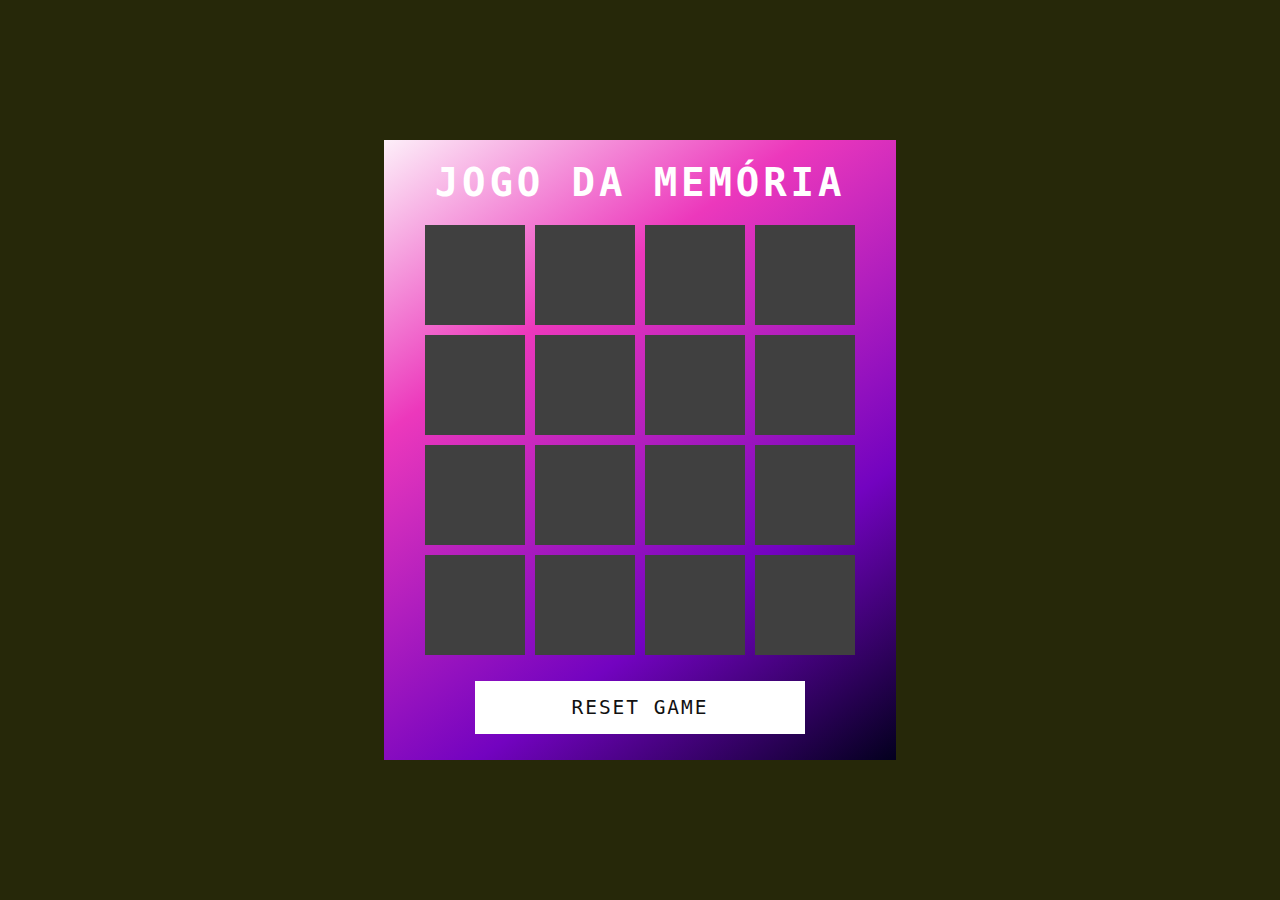
<file: jogo-da-memoria-js/index.html>
<!DOCTYPE html>
<html lang="pt-br">
<head>
    <meta charset="UTF-8">
    <meta name="viewport" content="width=device-width, initial-scale=1.0">
    <title>Memory Game</title>
    <link rel="stylesheet" href="./src/styles/styles.css">
    <link rel="stylesheet" href="./src/styles/resets.css">
</head>
<body>
    
    <section class="conteiner">
        <h2>Jogo da Memória</h2>
        <div class="game">

        </div>
        <button class="reset" onclick="createGame()">Reset Game</button>
    </section>

    <script src="./src/scripts/engine.js" defer></script>
</body>
</html>
</file>
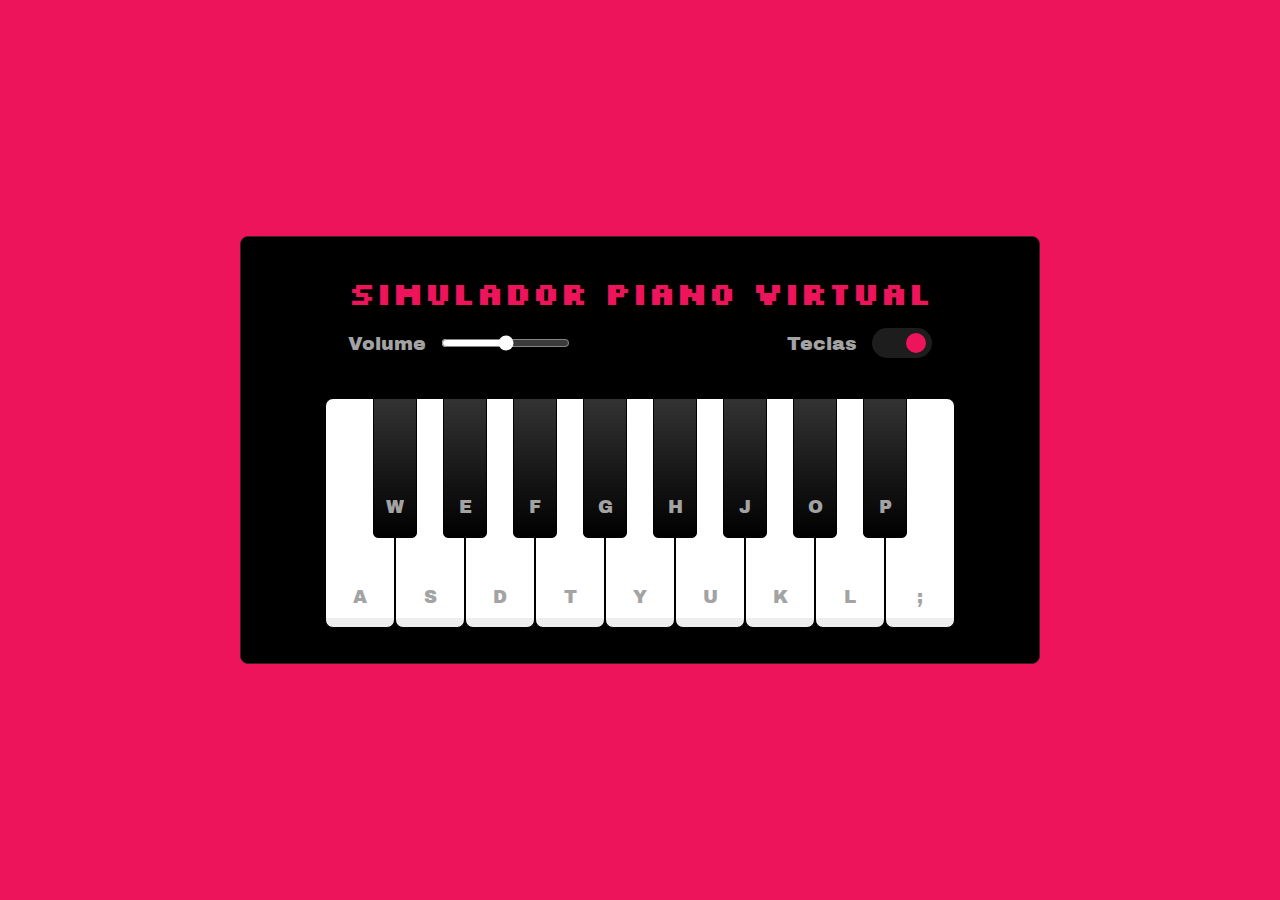
<file: simulador-de-piano/index.html>
<!DOCTYPE html>
<html lang="en">
<head>
    <meta charset="UTF-8">
    <meta name="viewport" content="width=device-width, initial-scale=1.0">
    <title>Piano Simulador</title>
    <link rel="shortcut icon" href="https://assets.dio.me/Gg_G09aXUQdTYGlC6MUuBk7ft3JiG9E6WqF0_prDZMU/f:webp/h:77/q:80/w:77/L2xhYl9wcm9qZWN0cy9iYWRnZXMvZWE3MzVhMzAtNTJhZC00N2NjLTk5NWMtMzMwNjIyMTM3ZjUxLnBuZw" type="image/x-icon">
    <link rel="stylesheet" href="./src/styles/styles.css">
</head>
<body>
    <section class="container">
        <header>
            <h2>Simulador Piano Virtual</h2>
            <div class="sep">
            <div class="column volume-slider">
                <span>Volume</span>
             <input type="range" 
             min="0"
             max="100"
             value="50" 
             step="any"
             >
            </div>
            <div class="column keys-check">
                <span>Teclas</span>
                <input type="checkbox" checked>
            </div>
            </div>
        </header>
            <ul class="piano-keys">
                <li class="key white" data-key="a"><span>a</span></li>
                <li class="key black" data-key="w"><span>w</span></li>
                <li class="key white" data-key="s"><span>s</span></li>
                <li class="key black" data-key="e"><span>e</span></li>
                <li class="key white" data-key="d"><span>d</span></li>
                <li class="key black" data-key="f"><span>f</span></li>
                <li class="key white" data-key="t"><span>t</span></li>
                <li class="key black" data-key="g"><span>g</span></li>
                <li class="key white" data-key="y"><span>y</span></li>
                <li class="key black" data-key="h"><span>h</span></li>
                <li class="key white" data-key="u"><span>u</span></li>
                <li class="key black" data-key="j"><span>j</span></li>
                <li class="key white" data-key="k"><span>k</span></li>
                <li class="key black" data-key="o"><span>o</span></li>
                <li class="key white" data-key="l"><span>l</span></li>
                <li class="key black" data-key="p"><span>p</span></li>
                <li class="key white" data-key=";"><span>;</span></li>
            </ul>
       
    </section>
    <script src="./src/scripts/engine.js" defer></script>
</body>
</html>
</file>
<file: jogo-da-memoria-js/src/styles/styles.css>
body{
    display: flex;
    justify-content: center;
    align-items: center;
    min-height: 100vh;
    background: #262809;
    width:100%;
    user-select: none;
}

.conteiner{
    position: relative;
    display: flex;
    flex-direction: column;
    justify-content: center;
    align-items: center;
    width: 40%;
    gap: 20px;
    padding: 20px;
    background: linear-gradient(325deg, #03001e 0%, #7303c0 30%, #ec38bc 70%, #fdeff9 100%);
}

h2{
    font-size: 3rem;
    color: #fff;
    text-transform: uppercase;
    letter-spacing: 0.1em;
}

.reset{
    padding: 15px 20px;
    width: 70%;
    color: #111;
    background: #fff;
    border:none;
    font-size: 1.5em;
    letter-spacing: 0.1em;
    text-transform: uppercase;
    cursor: pointer;
    margin: 6px;
}

.reset:focus{
    color: #ec38bc;
    background-color: #262809;
}

.game{
    width: 430px;
    height: 430px;
    display: flex;
    flex-wrap: wrap;
    gap: 10px;
    transform-style: preserve-3d;
    perspective: 500px;
}

.item{
    position: relative;
    width: 100px;
    height: 100px;
    display: flex;
    align-items: center;
    justify-content: center;
    background-color: #fff;
    font-size: 4em;
    transform: rotateY(180deg);
    transition: 0.25s;
}

.item::after{
    content: "";
    position: absolute;
    inset: 0;
    background: #404040;
    transition: 0.25s;
    transform: rotateY(0deg);
    backface-visibility: hidden;
}

.item.boxOpen{
    transform: rotateY(0deg);
    backface-visibility: visible;
}

.boxOpen::after,
.boxMatch::after{
    transform: rotateY(180deg);

}

@media screen and (max-width: 999px){
    .conteiner{
        width: 80%;
        height: auto;
        padding: 10px;
        gap: 10px;
    }

    .game{
        width: 100%;
        height: auto;
        justify-content: center;
        align-items: center;
        gap: 5px;
    }
}
</file>
<file: jogo-da-memoria-js/src/styles/resets.css>
*{
    margin: 0;
    padding: 0;
    outline: none;
    box-sizing: border-box;
    font-family: monospace;
}
</file>
<file: simulador-de-piano/src/styles/styles.css>
@import './resets.css';

body{
    display: flex;
    align-items: center;
    justify-content: center;
    min-height: 100vh;
    background-color: rgb(237, 20, 91);
}

.container{
    display: flex;
    flex-direction: column;
    align-items: center;
    justify-content: center;
    border: #3c1f1f 1px solid;
    width: 100%;
    max-width: 800px;
    padding: 35px 40px;
    border-radius: 8px;
    background-color: rgb(0, 0, 0);
}

.container header{
    color: rgb(237, 20, 91);
}

header h2{
    font-size: 2rem;
    color: rgb(237, 20, 91);
    text-align: center;
    font-family: 'Silkscreen', sans-serif;
}

header .column{
    display: flex;
    align-items: center;
}

header .column span{
    font-weight: 500px;
    margin-right: 15px;
    font-size: 1.19rem;
}

.volume-slider input{
    accent-color: #fff;
}

.sep{
    display: flex;
    justify-content: space-between;
    margin-top: 15px;
}

.keys-check input{
    width: 60px;
    height: 30px;
    appearance: none;
    border-radius: 30px;
    background-color:#1d1d1d;
    cursor: pointer;
    position: relative;
}

.keys-check input::before{
    content: '';
    height: 20px;
    width: 20px;
    position: absolute;
    top: 50%;
    left: 0.3rem;
    border-radius: inherit;
    background-color: #cfcfcf;
    transform: translateY(-50%);
    transition: all 0.3s ease;
}

.keys-check input:checked::before {
    left: 2.1rem;
    background-color: rgb(237, 20, 91);
}

.piano-keys {
    display: flex;
    margin-top: 40px;
}

.piano-keys .key {
    cursor: pointer;
    user-select: none;
    list-style: none;
    color: #a2a2a2;
    position: relative;
    text-transform: uppercase;
}

.piano-keys .white{
    width: 70px;
    height: 230px;
    border: 1px solid black;
    border-radius: 8px;
    background: linear-gradient(#fff 96%, #eee 4%);
}

.piano-keys .white.active{
    box-shadow: inset -5px 5px 20px rgba(0, 0, 0, 0.2);
    background: linear-gradient(to bottom #fff 0%, #eee 100%);
}

.piano-keys .black{
    width: 44px;
    height: 140px;
    z-index: 2;
    margin: 0 -22px 0 -22px;
    border: 1px solid black;
    border-radius: 0 0 5px 5px;
    background: linear-gradient(#333, #000);
}

.piano-keys .black.active{
    box-shadow: inset -5px 5px 20px rgba(255, 255, 255, 0.1);
    background: linear-gradient(to bottom #000, #434343);
}

.piano-keys span{
    position: absolute;
    bottom: 20px;
    width: 100%;
    text-align: center;
    font-size: 1.13rem;
}

.piano-keys .hide span{
    display: none;
}
</file>
